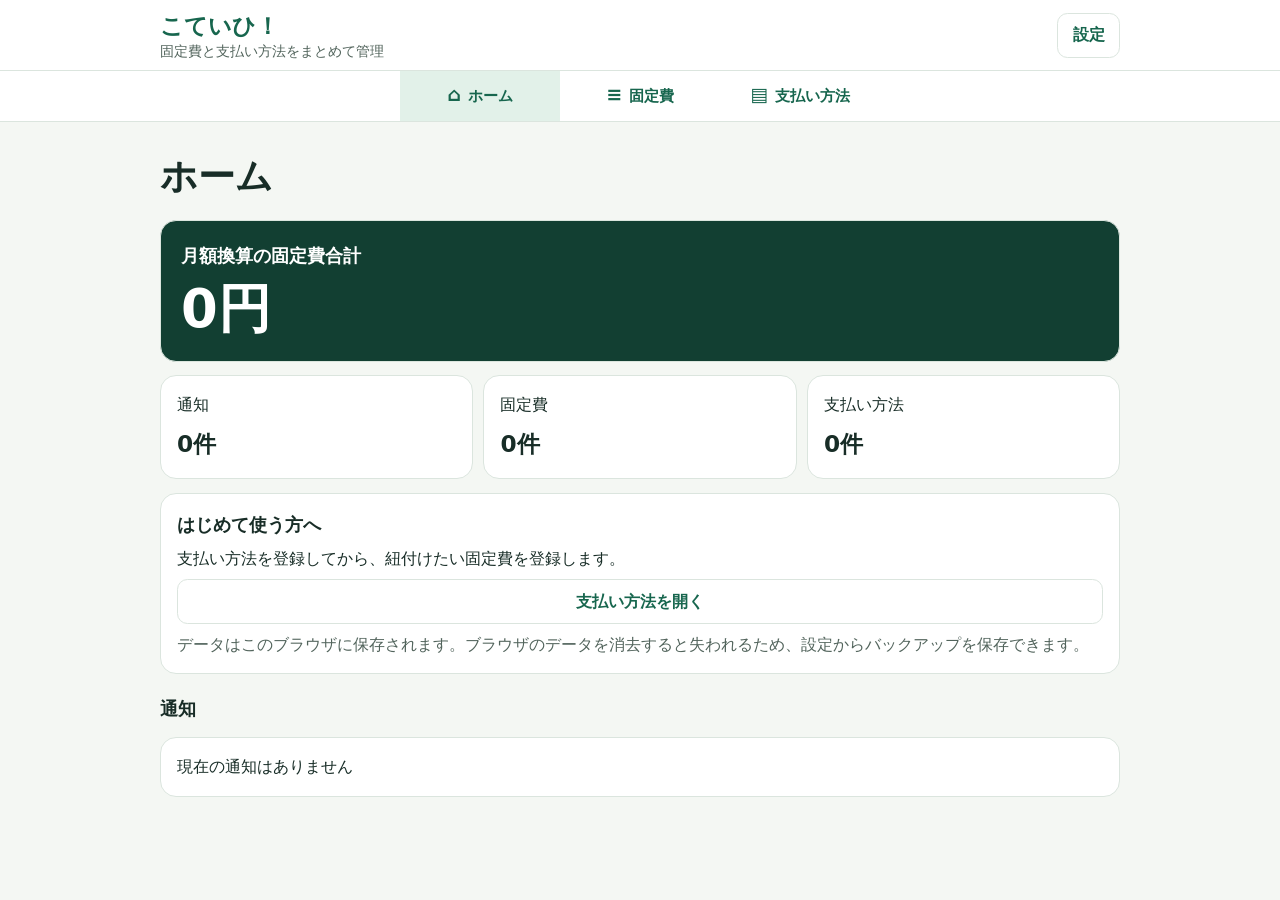
<file: index.html>
<!doctype html>
<html lang="ja">
<head>
  <meta charset="utf-8">
  <meta name="viewport" content="width=device-width, initial-scale=1">
  <meta http-equiv="Content-Security-Policy" content="default-src 'self'; connect-src 'none'; object-src 'none'; base-uri 'none'; form-action 'none'">
  <title>こていひ！</title>
  <link rel="stylesheet" href="./style.css">
  <script type="module" src="./app.mjs"></script>
</head>
<body>
  <header class="site-header">
    <div class="header-inner">
      <div class="brand-block">
        <a class="brand" href="#home">こていひ！</a>
        <p class="subtitle">固定費と支払い方法をまとめて管理</p>
      </div>
      <a class="settings-link" href="#settings">設定</a>
    </div>
  </header>
  <nav class="navigation" aria-label="メインメニュー">
    <a href="#home"><span aria-hidden="true">⌂</span>ホーム</a>
    <a href="#expenses"><span aria-hidden="true">≡</span>固定費</a>
    <a href="#methods"><span aria-hidden="true">▤</span>支払い方法</a>
  </nav>
  <main id="screen" class="container"></main>
  <dialog id="dialog" aria-labelledby="dialog-title"></dialog>
  <template id="expense-form">
    <label>サービス名<input name="name" required autofocus></label>
    <label>カテゴリ<select name="category" required></select></label>
    <label class="custom-category" hidden>新しいカテゴリ名<input name="customCategory"></label>
    <label>1回の請求額（円）<input name="amount" type="number" min="0" max="9007199254740991" step="1" inputmode="numeric" placeholder="未入力でも登録できます"></label>
    <label>支払い頻度<select name="interval" required></select></label>
    <label>支払い方法<select name="methodId"></select></label>
    <p class="method-hint muted" hidden>実際のサービス側で、この支払い方法が登録されていることを確認してください。</p>
    <label>メモ<textarea name="memo" rows="3"></textarea></label>
  </template>
  <noscript>こていひ！を使うにはJavaScriptを有効にしてください。</noscript>
</body>
</html>
</file>
<file: style.css>
:root {
  color-scheme: light;
  font-family: system-ui, sans-serif;
  color: #182d27;
  background: #f4f7f3;
  --accent: #17664e;
  --line: #dbe5de;
  --muted: #52645c;
  --surface: #fff;
}
* { box-sizing: border-box; }
[hidden] { display: none !important; }
body { margin: 0; line-height: 1.6; }
a { color: var(--accent); }
button, input, select, textarea { font: inherit; }
a, button, input, select, textarea { -webkit-tap-highlight-color: transparent; }
:focus-visible { outline: 3px solid #7f54a8; outline-offset: 3px; }
button, .button, .settings-link {
  display: inline-flex;
  align-items: center;
  justify-content: center;
  padding: .55rem .9rem;
  min-height: 44px;
  border: 1px solid var(--line);
  border-radius: .65rem;
  background: var(--surface);
  color: var(--accent);
  font-weight: 650;
  text-decoration: none;
  cursor: pointer;
}
.primary { background: var(--accent); color: white; border-color: var(--accent); }
.delete { color: #9a2b2b; }
.site-header, .navigation { background: var(--surface); }
.site-header { border-bottom: 1px solid var(--line); }
.header-inner, .container { width: min(100% - 2rem, 60rem); margin-inline: auto; }
.header-inner, .row { display: flex; justify-content: space-between; align-items: center; gap: .75rem; }
.header-inner { min-height: 64px; padding-block: .65rem; }
.brand-block { display: grid; min-width: 0; line-height: 1.35; }
.subtitle { color: var(--muted); font-size: .85rem; }
.settings-link { flex-shrink: 0; }
.brand { font-size: 1.45rem; font-weight: 850; text-decoration: none; }
.navigation {
  position: fixed;
  z-index: 1;
  inset: auto 0 0;
  display: flex;
  border-top: 1px solid var(--line);
  padding-bottom: env(safe-area-inset-bottom);
}
.navigation a {
  flex: 1;
  padding: .35rem .15rem;
  text-align: center;
  font-size: .8rem;
  font-weight: 650;
  text-decoration: none;
}
.navigation span { display: block; font-size: 1.2rem; line-height: 1.3; }
[aria-current="page"] { background: #e2f1e9; }
.container { padding: 1.25rem 0 calc(5rem + env(safe-area-inset-bottom)); }
h1, h2, h3, p { margin: 0; overflow-wrap: anywhere; }
h1 { font-size: clamp(1.55rem, 5vw, 2.3rem); line-height: 1.25; }
h2 { font-size: 1.15rem; }
h3 { font-size: 1rem; }
.stack { display: grid; gap: .85rem; }
.section { margin-top: 1.25rem; }
.panel, .tile {
  display: grid;
  gap: .45rem;
  border: 1px solid var(--line);
  border-radius: 1rem;
  background: var(--surface);
  padding: 1rem;
  min-width: 0;
  overflow-wrap: anywhere;
}
.tile { color: inherit; text-decoration: none; }
.tile:hover { border-color: var(--accent); }
.hero { background: #123f32; color: #fff; padding: 1.25rem; }
.total { font-size: clamp(1.85rem, 7vw, 3.3rem); font-weight: 800; line-height: 1.2; }
.metrics { display: grid; grid-template-columns: repeat(2, minmax(0, 1fr)); gap: .65rem; }
.metrics strong { font-size: 1.45rem; }
.muted { color: var(--muted); }
.actions { display: flex; flex-wrap: wrap; gap: .5rem; align-items: center; }
.help-link {
  gap: .3rem;
  padding: 0 .35rem;
  border: 0;
  background: transparent;
  font-size: .85rem;
  white-space: nowrap;
}
.help-icon {
  display: inline-grid;
  place-items: center;
  width: 1.1rem;
  height: 1.1rem;
  border: 1px solid currentColor;
  border-radius: 50%;
  line-height: 1;
}
.help-label { text-decoration: underline; text-underline-offset: .15em; }
.controls { display: grid; gap: .65rem; grid-template-columns: repeat(2, minmax(0, 1fr)); }
.controls label:last-child { grid-column: 1 / -1; }
.expiry-fields { display: grid; grid-template-columns: repeat(2, minmax(0, 1fr)); gap: .65rem; }
.label, .badge { font-size: .85rem; }
.badge { width: fit-content; border-radius: .4rem; padding: .12rem .45rem; font-weight: 650; }
.normal { background: #e5f2eb; color: #245640; }
.caution { background: #fff0b8; color: #634b00; }
.danger { background: #fbe4e1; color: #922c25; }
.expense-back {
  display: inline-flex;
  align-items: center;
  gap: .4rem;
  min-height: 44px;
  color: var(--muted);
  font-size: .875rem;
  text-underline-offset: .15em;
}
.confirmation-panel {
  display: grid;
  gap: .45rem;
  margin-top: .5rem;
  padding: .85rem;
  border-radius: .65rem;
  background: #fff8df;
  color: #634b00;
}
.confirmation-panel-title { display: flex; gap: .45rem; align-items: baseline; margin: 0; font-size: 1rem; }
.confirmation-panel .primary { justify-self: start; gap: .4rem; }
.confirmation-panel > .actions { gap: .35rem; font-size: .9rem; }
.method-confirmation-row {
  display: grid;
  grid-template-columns: minmax(0, 1fr) auto;
  align-items: center;
  gap: .5rem;
}
.method-confirmation-row .primary { padding-inline: .55rem; font-size: .9rem; }
.management-actions {
  margin-top: .4rem;
  padding-top: .75rem;
  border-top: 1px solid var(--line);
}
.delete-outline { border-color: #c47777; }
.expense-totals {
  display: grid;
  grid-template-columns: repeat(2, minmax(0, 1fr));
  gap: .65rem;
}
.expense-totals .panel { padding: .65rem .75rem; gap: .2rem; align-content: start; }
.expense-totals h2 { font-size: .85rem; color: var(--muted); }
.expense-totals strong {
  color: var(--accent);
  font-size: clamp(1.15rem, 4vw, 1.65rem);
  font-variant-numeric: tabular-nums;
}
.expense-totals > p { grid-column: 1 / -1; font-size: .85rem; }
.expense-table {
  width: 100%;
  table-layout: fixed;
  border-spacing: 0;
  overflow-wrap: anywhere;
}
.expense-row { cursor: pointer; }
.expense-name-link { font-weight: 700; text-underline-offset: .15em; }
.expense-category, .expense-method { color: var(--muted); }
.expense-warnings { display: grid; gap: .25rem; }
.expense-warnings .badge { max-width: 100%; }
.expense-amount { font-variant-numeric: tabular-nums; }
.expense-amount .muted { font-size: .85em; }
@media (width < 700px) {
  .expense-table { display: block; }
  .expense-table thead {
    position: absolute;
    width: 1px;
    height: 1px;
    overflow: hidden;
    clip-path: inset(50%);
  }
  .expense-table tbody { display: grid; gap: .5rem; }
  .expense-row {
    display: grid;
    grid-template-columns: minmax(0, 1fr) minmax(0, 1fr);
    grid-template-areas: "category category" "name amount" "method state";
    align-items: start;
    gap: .2rem .65rem;
    padding: .6rem .75rem;
    border: 1px solid var(--line);
    border-radius: .75rem;
    background: var(--surface);
    line-height: 1.4;
  }
  .expense-category { grid-area: category; font-size: .8rem; }
  .expense-name { grid-area: name; }
  .expense-amount { grid-area: amount; text-align: right; font-size: .9rem; }
  .expense-method { grid-area: method; font-size: .85rem; }
  .expense-state { grid-area: state; }
  .expense-warnings { justify-items: end; }
  .expense-state .badge { font-size: .75rem; }
}
label { display: grid; gap: .25rem; font-weight: 650; min-width: 0; }
input, select, textarea {
  width: 100%;
  min-width: 0;
  min-height: 44px;
  padding: .45rem .55rem;
  border: 1px solid #a9bcb0;
  border-radius: .45rem;
  color: inherit;
  background: white;
}
textarea { resize: vertical; }
dialog {
  width: min(100% - 1.5rem, 33rem);
  max-height: calc(100dvh - 1.5rem);
  border: 1px solid var(--line);
  border-radius: 1rem;
  padding: 1rem;
  color: inherit;
}
dialog::backdrop { background: #112820a0; }
.error { color: #9a2b2b; }
.memo { white-space: pre-wrap; overflow-wrap: anywhere; }
@media (min-width: 700px) {
  .navigation { position: static; justify-content: center; border-top: 0; border-bottom: 1px solid var(--line); padding: 0; }
  .navigation a { flex: 0 1 10rem; padding: .75rem; font-size: .95rem; }
  .navigation span { display: inline; margin-right: .4rem; }
  .container { padding: 2rem 0 4rem; }
  .metrics { grid-template-columns: repeat(3, minmax(0, 1fr)); }
  .controls { grid-template-columns: repeat(3, minmax(0, 1fr)); }
  .controls label:last-child { grid-column: auto; }
  .expense-table { border: 1px solid var(--line); border-radius: .75rem; background: var(--surface); }
  .expense-table th, .expense-table td { padding: .65rem .75rem; text-align: left; }
  .expense-table th { background: #e2f1e9; font-size: .85rem; }
  .expense-table th:first-child { width: 14%; border-top-left-radius: .7rem; }
  .expense-table th:nth-child(2) { width: 23%; }
  .expense-table th:nth-child(3) { width: 23%; }
  .expense-table th:nth-child(4) { width: 18%; }
  .expense-table th:last-child { border-top-right-radius: .7rem; }
  .expense-table td { border-top: 1px solid var(--line); vertical-align: middle; }
  .expense-row:hover td, .expense-row:focus-within td { background: #f4f7f3; }
  .expense-row:last-child td:first-child { border-bottom-left-radius: .7rem; }
  .expense-row:last-child td:last-child { border-bottom-right-radius: .7rem; }
}
</file>
